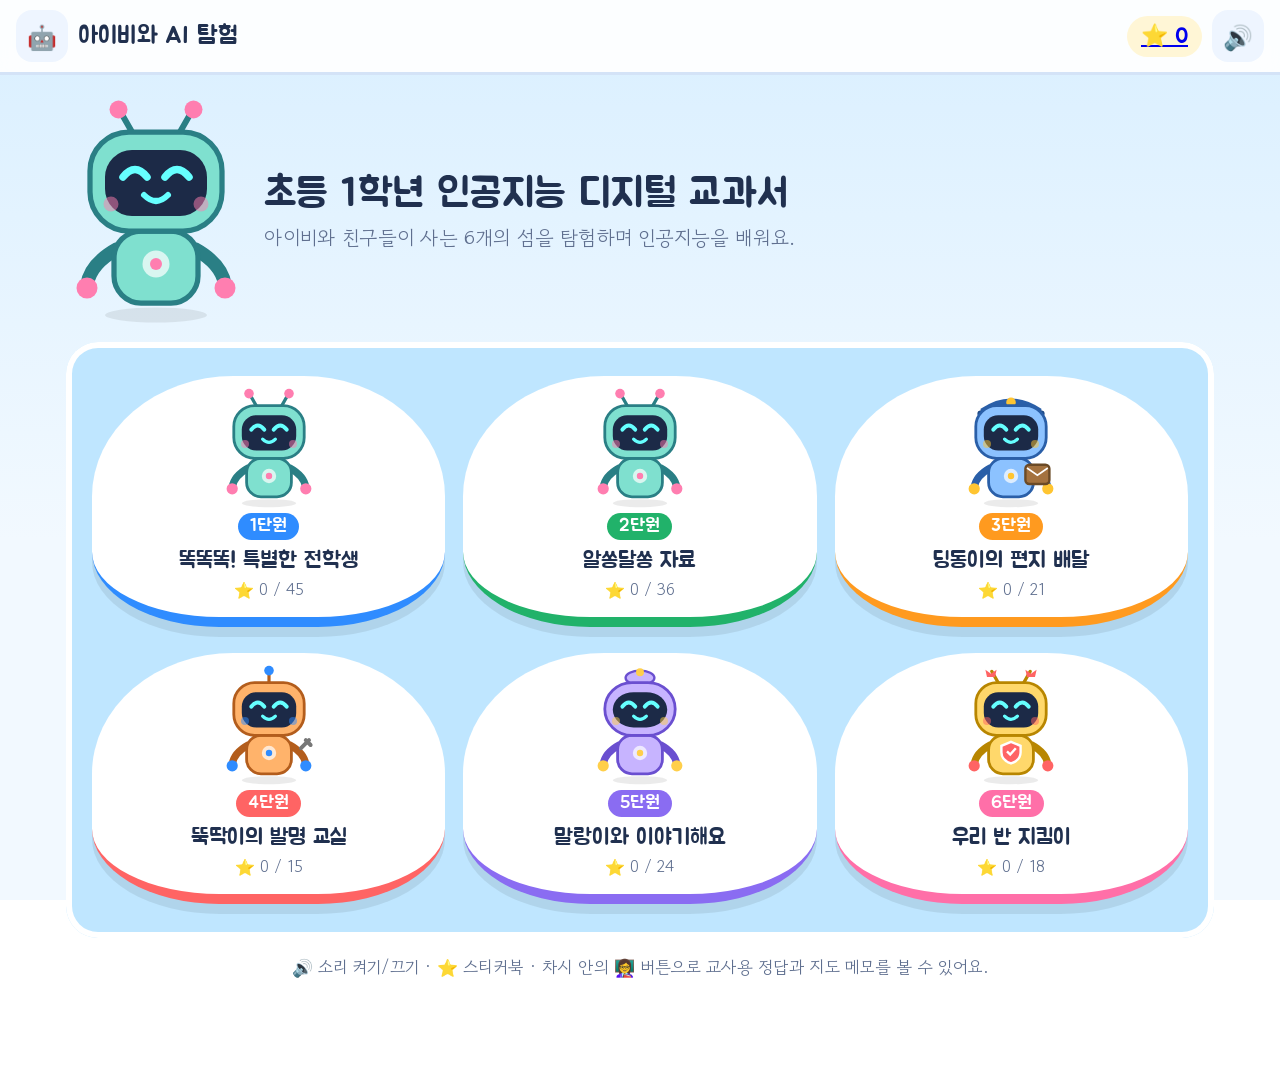
<file: index.html>
<!doctype html>
<html lang="ko">
<head>
<meta charset="utf-8">
<meta name="viewport" content="width=device-width, initial-scale=1, viewport-fit=cover">
<title>아이비와 AI 탐험 · 초1 AI 디지털 교과서</title>
<link rel="preconnect" href="https://fonts.googleapis.com">
<link rel="stylesheet" href="https://fonts.googleapis.com/css2?family=Jua&family=Gowun+Dodum&display=swap">
<link rel="icon" href="data:image/svg+xml,%3Csvg xmlns=%22http://www.w3.org/2000/svg%22 viewBox=%220 0 100 100%22%3E%3Ctext y=%22.9em%22 font-size=%2290%22%3E%F0%9F%A4%96%3C/text%3E%3C/svg%3E">
<link rel="stylesheet" href="css/app.css">
</head>
<body>
<div id="root"></div>
<div id="toast" role="status" aria-live="polite"></div>
<script src="js/engine.js"></script>
<script src="js/games.js"></script>
<script src="js/ai.js"></script>
<script src="js/lessons.js"></script>
<script src="js/app.js"></script>
</body>
</html>
</file>
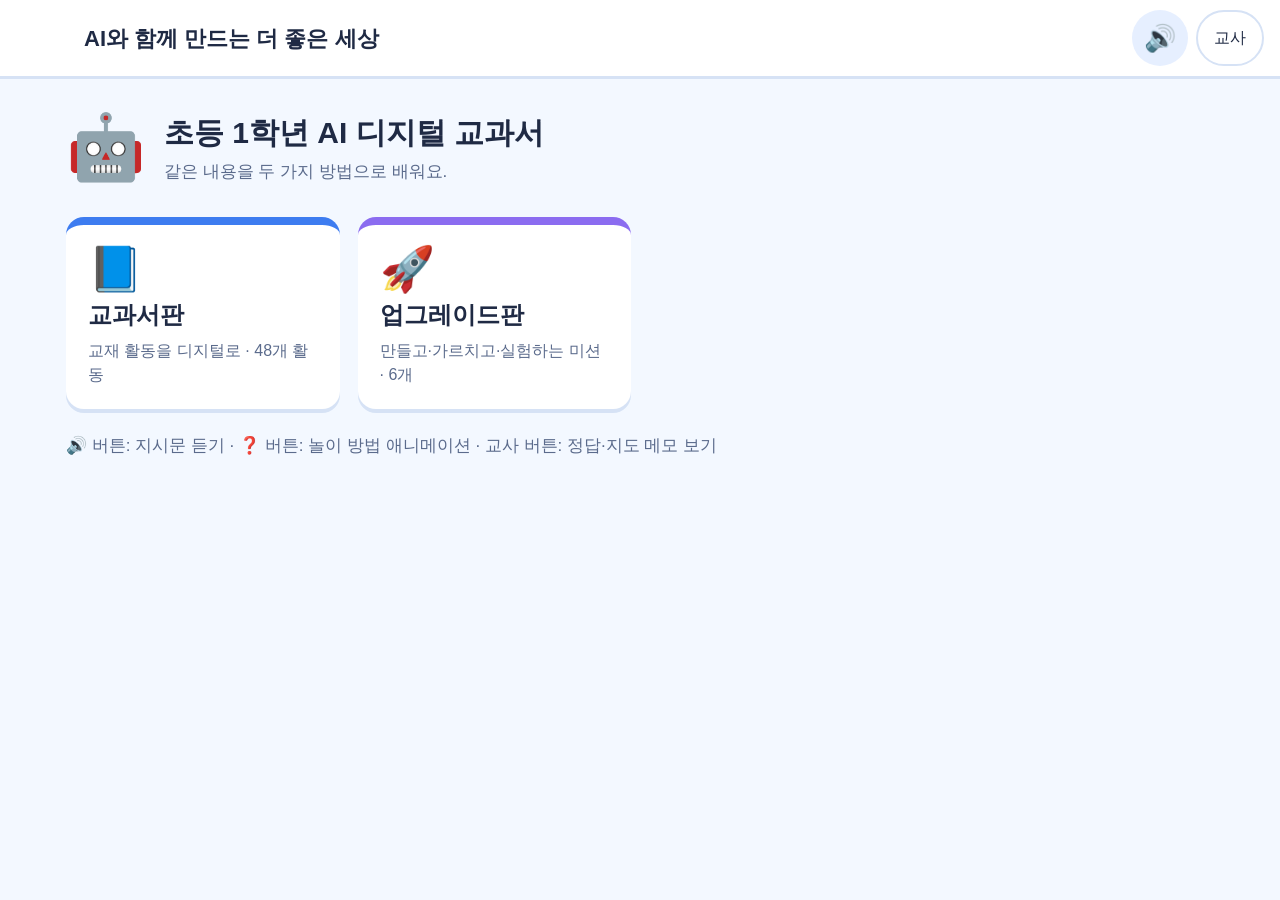
<file: v1/index.html>
<!doctype html>
<html lang="ko">
<head>
<meta charset="utf-8">
<meta name="viewport" content="width=device-width, initial-scale=1, viewport-fit=cover">
<title>AI와 함께 만드는 더 좋은 세상 · 초1 인터랙티브</title>
<link rel="stylesheet" href="css/style.css">
</head>
<body>
<header id="topbar">
  <button id="btnBack" class="icon-btn" aria-label="뒤로">◀</button>
  <h1 id="pageTitle">AI와 함께 만드는 더 좋은 세상</h1>
  <div class="top-right">
    <button id="btnSpeak" class="icon-btn" aria-label="지시문 듣기" title="듣기">🔊</button>
    <button id="btnHowto" class="icon-btn" aria-label="놀이 방법 보기" title="방법 보기" hidden>❓</button>
    <button id="btnTeacher" class="pill" aria-pressed="false" title="교사용: 정답 보기">교사</button>
  </div>
</header>
<main id="app"></main>
<div id="toast" role="status" aria-live="polite"></div>
<div id="fx" aria-hidden="true"></div>
<script src="js/core.js"></script>
<script src="js/components.js"></script>
<script src="js/special.js"></script>
<script src="js/ai.js"></script>
<script src="js/motion.js"></script>
<script src="js/content.js"></script>
<script src="js/upgrade.js"></script>
<script src="js/main.js"></script>
</body>
</html>
</file>
<file: css/app.css>
/* 아이비와 AI 탐험 — 화면 개념: 하늘 배경 위 "교과서 한 장"이 가운데 놓이고, 위에는 차시 진행 바, 아래에는 쪽 넘김 */
:root{
  --sky:#d9efff; --sky2:#f2f9ff; --paper:#ffffff; --ink:#20304f; --sub:#5f6f8f; --line:#d4e3f7;
  --blue:#2f8cff; --blue-d:#1f6fd6; --mint:#25c4a6; --mint-d:#169a82; --sun:#ffc531; --sun-d:#e2a600;
  --coral:#ff6464; --coral-d:#d94848; --grape:#8a6cf2; --pink:#ff7eb0;
  --ok:#21b26a; --ok-soft:#dcf7e9; --bad:#ff5a5a; --bad-soft:#ffe7e7;
  --u1:#2f8cff; --u2:#21b26a; --u3:#ff9a1f; --u4:#ff6464; --u5:#8a6cf2; --u6:#ff6fa8;
  --disp:"Jua","Gowun Dodum","Malgun Gothic",sans-serif; --body:"Gowun Dodum","Malgun Gothic","Apple SD Gothic Neo",sans-serif;
  --r:22px; --tap:60px; color-scheme:light;
}
*{box-sizing:border-box;-webkit-tap-highlight-color:transparent}
html,body{margin:0;min-height:100%}
body{word-break:keep-all;overflow-wrap:anywhere;font-family:var(--body);color:var(--ink);font-size:20px;line-height:1.5;background:linear-gradient(180deg,var(--sky),var(--sky2) 60%);background-attachment:fixed;overscroll-behavior:none;padding-left:max(0px,env(safe-area-inset-left,0px));padding-right:max(0px,env(safe-area-inset-right,0px))}
button,input,textarea{font:inherit;color:inherit}
button{cursor:pointer;border:none;background:none}
img{max-width:100%;display:block;user-select:none;-webkit-user-drag:none}
h1,h2,h3,.disp{font-family:var(--disp);font-weight:400;margin:0;letter-spacing:.01em}
:focus-visible{outline:4px solid var(--sun);outline-offset:3px}

/* ---------- 상단 바 ---------- */
.bar{position:sticky;top:0;z-index:30;display:flex;align-items:center;gap:10px;padding:10px 16px;background:rgba(255,255,255,.92);backdrop-filter:blur(8px);border-bottom:3px solid var(--line)}
.bar .ttl{flex:1;min-width:0;display:flex;align-items:center;gap:10px}
.bar .ttl h1{font-size:24px;white-space:nowrap;overflow:hidden;text-overflow:ellipsis}
.chip-u{font-family:var(--disp);color:#fff;border-radius:999px;padding:2px 14px;font-size:18px;white-space:nowrap}
.ibtn{width:52px;height:52px;border-radius:16px;background:#eef5ff;font-size:24px;display:flex;align-items:center;justify-content:center;flex:none}
.ibtn:active{transform:scale(.92)}
.ibtn.on{background:var(--ink);color:#fff}
.starcount{font-family:var(--disp);font-size:22px;background:#fff6d6;border-radius:999px;padding:4px 14px;white-space:nowrap}

/* ---------- 지도(홈) ---------- */
.wrap{max-width:1180px;margin:0 auto;padding:18px max(16px,env(safe-area-inset-left,0px)) 80px}
.hero{display:grid;grid-template-columns:180px 1fr;gap:18px;align-items:center;margin:6px 0 18px}
.hero h2{font-size:40px;line-height:1.15}
.hero p{margin:6px 0 0;color:var(--sub)}
@media (max-width:700px){.hero{grid-template-columns:100px 1fr}.hero h2{font-size:28px}}
.map{position:relative;background:#bfe6ff;border-radius:32px;overflow:hidden;box-shadow:inset 0 0 0 6px #fff}
.map svg.sea{position:absolute;inset:0;width:100%;height:100%}
.islands{position:relative;display:grid;grid-template-columns:repeat(3,1fr);gap:26px 18px;padding:34px 26px}
@media (max-width:760px){.islands{grid-template-columns:repeat(2,1fr)}}
.island{position:relative;border-radius:40% 40% 36% 36%/48% 48% 30% 30%;background:#fff;padding:18px 14px 16px;text-align:center;box-shadow:0 10px 0 rgba(0,0,0,.08);transition:transform .2s}
.island:hover{transform:translateY(-4px)}
.island .bot{width:96px;margin:-6px auto 0}
.island .no{font-family:var(--disp);font-size:18px;color:#fff;border-radius:999px;padding:0 12px;display:inline-block}
.island .nm{font-family:var(--disp);font-size:22px;margin-top:4px}
.island .st{font-size:16px;color:var(--sub)}
.island .flag{position:absolute;top:10px;right:16px;font-size:26px}

/* ---------- 단원 화면 ---------- */
.unit-head{display:grid;grid-template-columns:150px 1fr;gap:16px;align-items:center;background:#fff;border-radius:var(--r);padding:16px 20px;margin-bottom:18px;box-shadow:0 6px 0 var(--line)}
.unit-head .bubble{background:#f3f8ff;border-radius:18px;padding:12px 16px;position:relative}
.unit-head .bubble::before{content:"";position:absolute;left:-12px;top:24px;border:8px solid transparent;border-right:12px solid #f3f8ff}
.unit-head h2{font-size:30px}
.goals{margin:6px 0 0;padding-left:20px;color:var(--sub);font-size:17px}
.path{display:grid;gap:14px}
.lesson{display:grid;grid-template-columns:76px 1fr auto;gap:16px;align-items:center;background:#fff;border-radius:var(--r);padding:14px 18px;box-shadow:0 6px 0 var(--line);text-align:left;width:100%}
.lesson .n{width:76px;height:76px;border-radius:50%;display:flex;align-items:center;justify-content:center;font-family:var(--disp);font-size:30px;color:#fff}
.lesson .t{font-family:var(--disp);font-size:26px}
.lesson .s{color:var(--sub);font-size:16px}
.lesson .stars{font-size:26px;letter-spacing:2px;white-space:nowrap}
.lesson:active{transform:translateY(4px);box-shadow:0 2px 0 var(--line)}
@media (max-width:600px){.lesson{grid-template-columns:56px 1fr}.lesson .n{width:56px;height:56px;font-size:22px}.lesson .stars{grid-column:2}}

/* ---------- 차시 플레이어 ---------- */
.steps{display:flex;gap:6px;align-items:center;padding:8px 16px;background:#fff;border-bottom:3px solid var(--line);overflow-x:auto;position:sticky;top:75px;z-index:25}
.steps button{flex:none;display:flex;align-items:center;gap:6px;border-radius:999px;padding:6px 12px;font-size:15px;background:#f1f6fd;color:var(--sub);white-space:nowrap}
.steps button.cur{background:var(--ink);color:#fff}
.steps button.done{background:var(--ok-soft);color:var(--ok)}
.steps .ico{font-size:18px}
.page{max-width:1120px;margin:16px auto 0;padding:0 max(16px,env(safe-area-inset-left,0px)) 120px}
.sheet{background:var(--paper);border-radius:28px;box-shadow:0 10px 0 var(--line),0 20px 40px rgba(32,48,79,.08);padding:22px;min-height:520px;position:relative}
.sheet-h{display:flex;align-items:center;gap:12px;margin-bottom:14px;flex-wrap:wrap}
.tag{font-family:var(--disp);border-radius:12px;padding:4px 14px;color:#fff;font-size:18px}
.tag.t-think{background:var(--pink)}.tag.t-learn{background:var(--mint)}.tag.t-play{background:var(--blue)}.tag.t-chal{background:var(--grape)}.tag.t-check,.tag.check{background:var(--sun);color:#4a3600}.tag.t-story{background:#9aa9c4}
.sheet-h h2{font-size:30px}
.ins{font-size:21px;margin:0 0 14px;color:var(--ink)}
.ins small{display:block;color:var(--sub);font-size:16px}
.nav{position:fixed;left:0;right:0;bottom:0;z-index:28;display:flex;justify-content:space-between;align-items:center;gap:12px;padding:12px max(16px,env(safe-area-inset-left,0px)) calc(12px + env(safe-area-inset-bottom,0px));background:linear-gradient(transparent,rgba(242,249,255,.95) 30%)}
.btn{min-height:var(--tap);padding:0 28px;border-radius:999px;font-family:var(--disp);font-size:24px;color:#fff;background:var(--blue);box-shadow:0 6px 0 var(--blue-d);display:inline-flex;align-items:center;justify-content:center;gap:8px;text-decoration:none}
.btn:active{transform:translateY(4px);box-shadow:0 2px 0 var(--blue-d)}
.btn.ok{background:var(--ok);box-shadow:0 6px 0 #178a50}.btn.sun{background:var(--sun);color:#4a3600;box-shadow:0 6px 0 var(--sun-d)}.btn.coral{background:var(--coral);box-shadow:0 6px 0 var(--coral-d)}.btn.grape{background:var(--grape);box-shadow:0 6px 0 #6a4fd0}
.btn.ghost{background:#fff;color:var(--ink);box-shadow:0 6px 0 var(--line);border:3px solid var(--line)}
.btn:disabled{opacity:.4;pointer-events:none}
.row{display:flex;gap:12px;justify-content:center;flex-wrap:wrap;align-items:center}
.mt{margin-top:16px}
.center{text-align:center}
.muted{color:var(--sub);font-size:17px}
.grid2{display:grid;grid-template-columns:1fr 1fr;gap:16px}
@media (max-width:760px){.grid2{grid-template-columns:1fr}}

/* ---------- 이야기 장면 ---------- */
.story{display:grid;grid-template-columns:minmax(160px,300px) 1fr;gap:20px;align-items:end;min-height:460px;background:linear-gradient(#eaf6ff,#fff 70%);border-radius:24px;padding:20px;position:relative;overflow:hidden}
.story .cast{display:flex;align-items:flex-end;justify-content:center;gap:4px}
.story .cast .bot{width:100%;max-width:260px;transition:transform .3s}
.story .cast .bot.dim{opacity:.35;transform:scale(.8)}
.story .side{display:flex;flex-direction:column;gap:12px;align-self:stretch;justify-content:flex-end}
.story .pic{border-radius:18px;overflow:hidden;box-shadow:0 6px 18px rgba(0,0,0,.08);max-height:240px;align-self:center}
.story .pic img{max-height:240px;width:auto}
.say{background:#fff;border:4px solid var(--ink);border-radius:26px;padding:16px 22px;font-size:26px;line-height:1.45;position:relative;min-height:110px;cursor:pointer}
.say .who{position:absolute;top:-18px;left:18px;font-family:var(--disp);font-size:18px;color:#fff;background:var(--ink);border-radius:999px;padding:0 14px}
.say .more{position:absolute;right:16px;bottom:8px;font-size:20px;animation:nudge 1s infinite}
@media (max-width:700px){.story{grid-template-columns:1fr}.story .cast .bot{max-width:160px}.say{font-size:21px}}

/* ---------- 생각해보기 / 개념 ---------- */
.think-q{display:grid;grid-template-columns:120px 1fr;gap:16px;align-items:center;background:#fff0f6;border-radius:24px;padding:18px}
.think-q .q{font-family:var(--disp);font-size:30px;line-height:1.3}
.opts{display:grid;grid-template-columns:repeat(auto-fit,minmax(200px,1fr));gap:12px;margin-top:16px}
.opt{border-radius:20px;background:#fff;border:4px solid var(--line);padding:14px;font-size:21px;text-align:left;display:flex;gap:10px;align-items:center;min-height:76px}
.opt .em{font-size:36px}
.opt.on{border-color:var(--blue);background:#eef5ff}
.reply{margin-top:14px;display:grid;grid-template-columns:80px 1fr;gap:12px;align-items:center}
.reply .say{font-size:21px;min-height:0;border-width:3px}
.concept{background:#e8fbf6;border-radius:24px;padding:22px;display:grid;gap:14px}
.concept .big{font-family:var(--disp);font-size:32px;line-height:1.35}
.concept .big b{color:var(--mint-d);font-weight:400;background:linear-gradient(transparent 60%,#bff3e6 60%)}

/* ---------- 게임 공통 ---------- */
.hud{display:flex;gap:10px;align-items:center;justify-content:space-between;margin-bottom:12px;flex-wrap:wrap}
.hud .pill{font-family:var(--disp);font-size:20px;background:#f1f6fd;border-radius:999px;padding:4px 16px}
.combo{font-family:var(--disp);color:var(--coral);font-size:26px;min-width:120px;text-align:right}
.combo.pop{animation:pop .4s}
.mascot{position:fixed;right:max(14px,env(safe-area-inset-right,0px));bottom:calc(86px + env(safe-area-inset-bottom,0px));z-index:27;display:flex;align-items:flex-end;gap:6px;pointer-events:none}
.mascot .bot{width:96px}
.mascot .mb{background:#fff;border:3px solid var(--ink);border-radius:18px;padding:8px 12px;font-size:17px;max-width:220px;opacity:0;transform:translateY(8px);transition:.25s}
.mascot .mb.show{opacity:1;transform:none}
@media (max-width:700px){.mascot .bot{width:64px}}

.tile{touch-action:none;user-select:none;cursor:grab;border-radius:18px;background:#fff;border:4px solid var(--line);padding:6px;display:flex;flex-direction:column;align-items:center;justify-content:center;gap:4px;font-family:var(--disp);font-size:20px;text-align:center;min-width:88px;min-height:88px;box-shadow:0 5px 0 var(--line);transition:transform .15s,border-color .15s}
.tile img{max-height:110px;width:auto;pointer-events:none}
.tile.txt{padding:10px 16px;min-height:64px}
.tile.sel{border-color:var(--blue);transform:translateY(-6px) rotate(-2deg);box-shadow:0 12px 20px rgba(47,140,255,.3)}
.tile.ok{border-color:var(--ok);box-shadow:none;cursor:default}
.tile.lock{cursor:default}
.dragghost{position:fixed;z-index:999;pointer-events:none;transform:translate(-50%,-50%) rotate(-4deg) scale(1.08);opacity:.95}
.tray{display:flex;flex-wrap:wrap;gap:12px;justify-content:center;padding:16px;border-radius:22px;background:#f1f6fd;min-height:120px}
.zone{border:4px dashed #9cc1f0;border-radius:22px;background:#f7fbff;min-height:120px;padding:10px;display:flex;flex-wrap:wrap;gap:10px;align-content:flex-start;justify-content:center;transition:.15s}
.zone.hover,.zone.target{border-color:var(--blue);background:#e8f2ff}
.zone.ok{border-style:solid;border-color:var(--ok);background:var(--ok-soft)}
.zone-h{font-family:var(--disp);font-size:22px;width:100%;text-align:center;display:flex;align-items:center;justify-content:center;gap:8px}
.zone-h img{height:70px;width:auto}
.shake{animation:shake .45s}
.zones{display:grid;gap:14px;margin-bottom:14px}

/* 순서 */
.seq-slots{display:grid;gap:10px;margin-bottom:14px}
.seq-slot{border:4px dashed #9cc1f0;border-radius:20px;min-height:140px;display:flex;align-items:center;justify-content:center;position:relative;background:#f7fbff;padding:6px}
.seq-slot .num{position:absolute;top:-14px;left:-10px;width:40px;height:40px;border-radius:50%;background:var(--sun);font-family:var(--disp);font-size:24px;display:flex;align-items:center;justify-content:center;z-index:2;box-shadow:0 3px 0 var(--sun-d)}
.seq-slot.ok{border-style:solid;border-color:var(--ok);background:var(--ok-soft)}
.seq-slot.bad{border-style:solid;border-color:var(--bad);background:var(--bad-soft)}
.seq-slot .tile{width:100%;min-width:0}
.seq-arrow{display:flex;align-items:center;justify-content:center;font-size:30px;color:var(--sub)}

/* 선 잇기 */
.match{position:relative;display:grid;gap:14px 70px;align-items:center}
.match svg{position:absolute;inset:0;width:100%;height:100%;pointer-events:none;overflow:visible}
.mi{position:relative;border:4px solid var(--line);border-radius:20px;background:#fff;padding:8px;min-height:100px;display:flex;align-items:center;justify-content:center;font-family:var(--disp);font-size:22px;text-align:center}
.mi img{max-height:150px;width:auto}
.mi .dot{position:absolute;top:50%;width:30px;height:30px;margin-top:-15px;border-radius:50%;background:var(--ink);border:5px solid #fff;box-shadow:0 0 0 3px var(--ink)}
.mi.sel{border-color:var(--blue);box-shadow:0 0 0 5px #cfe3ff}
.mi.ok{border-color:var(--ok)}

/* 고르기 카드 */
.cards{display:grid;gap:12px}
.cardx{position:relative;border:4px solid var(--line);border-radius:20px;background:#fff;padding:8px;display:flex;flex-direction:column;align-items:center;gap:4px;font-family:var(--disp);font-size:19px;text-align:center;transition:transform .15s}
.cardx img{max-height:120px;width:auto}
.cardx.on{border-color:var(--blue);background:#eef5ff;transform:translateY(-4px)}
.cardx.ok{border-color:var(--ok);background:var(--ok-soft)}
.cardx.bad{border-color:var(--bad);background:var(--bad-soft)}
.cardx.miss{border-color:var(--sun);border-style:dashed}
.cardx .chk{position:absolute;top:-12px;right:-12px;width:40px;height:40px;border-radius:50%;background:var(--blue);color:#fff;display:none;align-items:center;justify-content:center;font-size:22px}
.cardx.on .chk{display:flex}

/* 찾기(돋보기/스캐너) */
.scene-wrap{position:relative;border-radius:22px;overflow:hidden;touch-action:none;user-select:none}
.scene-wrap>img{width:100%}
.hit{position:absolute;transform:translate(-50%,-50%);border-radius:50%}
.hit.found{border:5px solid var(--coral);background:rgba(255,100,100,.12);animation:pop .4s}
.hit .lab{position:absolute;left:50%;top:100%;transform:translate(-50%,6px);white-space:nowrap;background:var(--ink);color:#fff;font-size:15px;border-radius:999px;padding:2px 10px}
.hit .stk{position:absolute;right:-16px;top:-16px;font-size:30px;width:48px;height:48px;border-radius:50%;background:#fff;display:flex;align-items:center;justify-content:center;box-shadow:0 2px 8px rgba(0,0,0,.25)}
.viewfinder{position:absolute;width:22%;aspect-ratio:1;transform:translate(-50%,-50%);border:5px solid #fff;border-radius:18px;box-shadow:0 0 0 2000px rgba(10,20,40,.38);pointer-events:none;transition:left .05s,top .05s}
.viewfinder::before,.viewfinder::after{content:"";position:absolute;left:50%;top:50%;background:#fff}
.viewfinder::before{width:20px;height:3px;margin:-1.5px 0 0 -10px}.viewfinder::after{width:3px;height:20px;margin:-10px 0 0 -1.5px}
.viewfinder .ring{position:absolute;inset:-12px;border-radius:24px}
.aibox{position:absolute;transform:translate(-50%,-50%);border:4px solid #3cf0c5;border-radius:10px;pointer-events:none;animation:pop .35s}
.aibox span{position:absolute;left:-4px;top:-30px;background:#3cf0c5;color:#06372c;font-family:var(--disp);font-size:16px;border-radius:8px 8px 8px 0;padding:0 8px;white-space:nowrap}
.found-bar{display:flex;flex-wrap:wrap;gap:8px;justify-content:center;margin-top:12px}
.found-bar span{font-family:var(--disp);font-size:18px;border-radius:999px;padding:4px 14px;background:#f1f6fd;color:#b8c4d8}
.found-bar span.on{background:var(--coral);color:#fff}

/* 분류 러시 */
.rush{position:relative;height:440px;border-radius:24px;background:linear-gradient(#eef7ff,#fff);overflow:hidden}
.rush .item{position:absolute;left:50%;transform:translateX(-50%);width:150px;border-radius:20px;background:#fff;border:4px solid var(--ink);padding:8px;font-family:var(--disp);font-size:20px;text-align:center;box-shadow:0 6px 0 rgba(0,0,0,.1)}
.rush .item img{max-height:90px;margin:0 auto}
.rush .item .em{font-size:52px;line-height:1.1}
.rush .bins{position:absolute;left:0;right:0;bottom:0;display:grid;grid-template-columns:1fr 1fr;gap:12px;padding:12px}
.rush .bin{border-radius:22px;min-height:110px;font-family:var(--disp);font-size:24px;color:#fff;display:flex;flex-direction:column;align-items:center;justify-content:center;box-shadow:0 6px 0 rgba(0,0,0,.15)}
.rush .bin .em{font-size:40px}
.rush .bin:active{transform:translateY(4px)}
.rush .timer{position:absolute;left:12px;right:12px;top:10px;height:10px;border-radius:5px;background:#e5eef9;overflow:hidden}
.rush .timer i{display:block;height:100%;background:var(--sun);width:100%}

/* 카드 뒤집기 */
.memory{display:grid;gap:12px}
.mcard{aspect-ratio:3/4;perspective:800px}
.mcard .in{position:relative;width:100%;height:100%;transition:transform .45s;transform-style:preserve-3d}
.mcard.open .in,.mcard.done .in{transform:rotateY(180deg)}
.mcard .f,.mcard .b{position:absolute;inset:0;border-radius:18px;backface-visibility:hidden;display:flex;flex-direction:column;align-items:center;justify-content:center;gap:4px;font-family:var(--disp);font-size:20px;text-align:center;padding:6px}
.mcard .b{background:repeating-linear-gradient(45deg,#4aa3ff,#4aa3ff 10px,#5fb0ff 10px,#5fb0ff 20px);border:4px solid #fff;box-shadow:0 5px 0 var(--blue-d);color:#fff;font-size:40px}
.mcard .f{transform:rotateY(180deg);background:#fff;border:4px solid var(--line)}
.mcard .f .em{font-size:48px;line-height:1}
.mcard.done .f{border-color:var(--ok);background:var(--ok-soft)}

/* 코딩 */
.code{display:grid;grid-template-columns:minmax(0,1.3fr) minmax(260px,1fr);gap:18px}
@media (max-width:820px){.code{grid-template-columns:1fr}}
.board{position:relative;display:grid;gap:4px;padding:6px;border-radius:18px;background:#cfe2c3}
.board .c{min-width:0;overflow:hidden;aspect-ratio:1;border-radius:8px;background:#e9f5df;display:flex;align-items:center;justify-content:center;font-size:30px;position:relative}
.board .c.rock{background:#b9c5b0}
.board .c.trail{background:#fff4c2}
.board .c img{width:80%}.board .c .bot{width:82%}
.board .pc{position:absolute;transition:left .38s ease,top .38s ease;display:flex;align-items:center;justify-content:center;pointer-events:none;z-index:2}
.board .pc .bot{width:90%}
.blocks{display:flex;flex-wrap:wrap;gap:8px;justify-content:center}
.blk{width:74px;height:74px;border-radius:18px;color:#fff;font-size:38px;display:flex;align-items:center;justify-content:center;box-shadow:0 5px 0 rgba(0,0,0,.2)}
.blk:active{transform:translateY(3px)}
.b-up{background:#2bb45a}.b-down{background:#ff9a1f}.b-left{background:#2f8cff}.b-right{background:#ff5a5a}.b-mail{background:#8a6cf0}
.prog{display:flex;flex-wrap:wrap;gap:6px;min-height:96px;padding:10px;border-radius:18px;background:#f1f6fd;margin:12px 0;align-content:flex-start}
.prog .blk{width:56px;height:56px;font-size:28px}
.prog .blk.run{outline:5px solid var(--sun);transform:scale(1.12)}

/* 샌드위치 가게 */
.shop{display:grid;grid-template-columns:1fr 1.15fr;gap:18px}
@media (max-width:820px){.shop{grid-template-columns:1fr}}
.order{display:grid;grid-template-columns:110px 1fr;gap:12px;align-items:center;background:#fff7dc;border-radius:22px;padding:12px}
.ticket{background:#fff;border-radius:14px;padding:8px 12px;font-size:17px;border:3px dashed #e5c060}
.ticket ol{margin:4px 0 0;padding-left:22px}
.plate{position:relative;height:360px;display:flex;flex-direction:column-reverse;align-items:center;padding-bottom:34px}
.plate::after{content:"";position:absolute;bottom:8px;width:78%;height:34px;border-radius:50%;background:#eef3fa;border:4px solid #d5e0ef;z-index:0}
.layer{width:210px;height:44px;margin-top:-12px;position:relative;z-index:1;animation:drop .35s ease-out}
.layer img{width:100%;height:100%;object-fit:cover;border-radius:40%}
.layer.fall{animation:fall 1s forwards}
.ings{display:grid;grid-template-columns:repeat(3,1fr);gap:10px}
.ing{border-radius:18px;border:4px solid var(--line);background:#fff;padding:6px;font-family:var(--disp);font-size:18px}
.ing img{max-height:70px;margin:0 auto}
.ing:active{transform:scale(.95)}

/* 클리어 화면 */
.clear{position:fixed;inset:0;z-index:60;background:rgba(20,32,60,.55);display:flex;align-items:center;justify-content:center;padding:16px;animation:fade .2s}
.clear .box{background:#fff;border-radius:32px;padding:26px;width:min(520px,100%);text-align:center;position:relative}
.clear .bot{width:150px;margin:-90px auto 0}
.clear h3{font-size:36px;margin-top:4px}
.bigstars{display:flex;justify-content:center;gap:10px;font-size:64px;margin:6px 0}
.bigstars span{filter:grayscale(1) opacity(.25)}
.bigstars span.on{filter:none;animation:starin .5s both}
.bigstars span:nth-child(2){animation-delay:.2s}.bigstars span:nth-child(3){animation-delay:.4s}

/* 놀이 방법 */
.howto{position:fixed;inset:0;z-index:55;background:rgba(20,32,60,.55);display:flex;align-items:center;justify-content:center;padding:16px}
.howto .box{background:#fff;border-radius:30px;width:min(860px,100%);padding:20px;display:grid;gap:12px}
.howto .hh{display:flex;align-items:center;gap:10px;font-family:var(--disp);font-size:26px}
.howto .hh .n{background:var(--sun);border-radius:999px;padding:0 12px;font-size:20px}
.stagebox{position:relative;height:330px;border-radius:22px;background:linear-gradient(#e9f5ff,#fff 75%);overflow:hidden}
.stagebox .cap{position:absolute;left:0;right:0;bottom:0;background:rgba(255,255,255,.95);padding:10px 16px;font-size:22px;text-align:center;font-family:var(--disp)}
.sp{position:absolute;transform:translate(-50%,-50%);display:flex;align-items:center;justify-content:center}
.sp.em{font-size:64px;line-height:1}
.sp.bot{width:120px}
.sp.card{width:86px;height:112px;border-radius:14px;background:#fff;border:4px solid var(--blue);font-family:var(--disp);font-size:18px;text-align:center;padding:4px;box-shadow:0 4px 0 #bcd6f7}
.sp.bub{background:#fff;border:3px solid var(--ink);border-radius:18px;padding:6px 14px;font-family:var(--disp);font-size:20px;white-space:nowrap}
.sp.box{background:#f4f8ff;border:3px dashed #9cc1f0;border-radius:18px;font-family:var(--disp);font-size:22px;padding:10px 16px}
.sp.hand{font-size:54px}
.dots{display:flex;gap:8px;justify-content:center}
.dots i{width:12px;height:12px;border-radius:50%;background:var(--line)}
.dots i.on{background:var(--blue)}

/* 교사 패널 */
.tpanel{position:fixed;top:0;right:0;bottom:0;width:min(420px,92vw);z-index:70;background:#fff;box-shadow:-10px 0 40px rgba(0,0,0,.15);padding:18px;overflow:auto;transform:translateX(105%);transition:.25s}
.tpanel.open{transform:none}
.tpanel h3{font-size:26px}
.tpanel .sec{margin-top:14px;padding:12px 14px;border-radius:16px;background:#f6f9fe;font-size:17px}
.tpanel .sec b{display:block;font-family:var(--disp);font-weight:400;font-size:19px;margin-bottom:4px}
.tpanel ul{margin:4px 0 0;padding-left:20px}

/* 스티커북 */
.stickers{display:grid;grid-template-columns:repeat(auto-fill,minmax(120px,1fr));gap:14px}
.sticker{border-radius:50%;aspect-ratio:1;background:#fff;border:5px dashed var(--line);display:flex;flex-direction:column;align-items:center;justify-content:center;font-size:15px;text-align:center;padding:10px;color:#b8c4d8}
.sticker.on{border-style:solid;color:var(--ink);box-shadow:0 6px 0 rgba(0,0,0,.08)}
.sticker .em{font-size:44px;filter:grayscale(1) opacity(.3)}
.sticker.on .em{filter:none}

/* 기타 */
.chat{display:flex;flex-direction:column;gap:10px;height:360px;overflow:auto;padding:14px;border-radius:20px;background:#f4f8ff}
.msg{max-width:78%;padding:10px 16px;border-radius:20px;font-size:21px;animation:pop .25s}
.msg.me{align-self:flex-end;background:var(--blue);color:#fff;border-bottom-right-radius:6px}
.msg.bot{align-self:flex-start;background:#fff;border:3px solid var(--line);border-bottom-left-radius:6px}
.msg.warn{align-self:center;background:var(--bad-soft);color:var(--coral-d);font-size:18px}
.qchips{display:flex;flex-wrap:wrap;gap:8px;justify-content:center;margin-top:10px}
.qchip{border-radius:999px;border:3px solid var(--line);background:#fff;padding:8px 16px;font-size:18px}
.mic{width:100px;height:100px;border-radius:50%;background:var(--coral);color:#fff;font-size:46px;box-shadow:0 6px 0 var(--coral-d)}
.mic.on{animation:pulse 1s infinite}
.heard{font-family:var(--disp);font-size:34px;min-height:52px;text-align:center}
.promise{display:flex;align-items:center;gap:12px;border-radius:18px;border:4px solid var(--line);background:#fff;padding:12px 16px;font-size:21px;width:100%;text-align:left}
.promise .ck{width:38px;height:38px;border-radius:10px;border:4px solid var(--line);display:flex;align-items:center;justify-content:center;flex:none}
.promise.on{border-color:var(--ok);background:var(--ok-soft)}.promise.on .ck{background:var(--ok);border-color:var(--ok);color:#fff}
.selfcheck{display:grid;gap:12px}
.sc-row{display:grid;grid-template-columns:1fr auto;gap:12px;align-items:center;background:#fffaf0;border-radius:18px;padding:12px 16px;font-size:21px}
.sc-row .faces{display:flex;gap:6px}
.sc-row .faces button{font-size:38px;width:62px;height:62px;border-radius:50%;background:#fff;border:4px solid transparent}
.sc-row .faces button.on{border-color:var(--sun);background:#fff6d6}
.blank{display:inline-flex;min-width:120px;min-height:58px;vertical-align:middle;margin:0 6px;border-bottom:5px solid var(--blue);border-radius:12px 12px 0 0;background:#eef5ff;align-items:center;justify-content:center;padding:0 6px}
.blank.ok{border-color:var(--ok);background:var(--ok-soft)}
.sentence{font-size:28px;line-height:2.5;text-align:center}
.bar-chart{display:flex;gap:10px;align-items:flex-end;justify-content:center;height:140px;border-bottom:3px solid var(--line);margin:12px 0}
#toast{position:fixed;left:50%;bottom:calc(96px + env(safe-area-inset-bottom,0px));transform:translate(-50%,30px);opacity:0;background:var(--ink);color:#fff;font-family:var(--disp);font-size:22px;padding:12px 24px;border-radius:999px;z-index:90;transition:.25s;pointer-events:none;max-width:90vw;text-align:center}
#toast.show{opacity:1;transform:translate(-50%,0)}
.spark{position:fixed;pointer-events:none;z-index:95;font-size:28px;animation:spark 1s ease-out forwards}

/* 캐릭터 애니메이션 */
.bot svg{width:100%;height:auto;display:block;overflow:visible}
.bot .eyes{transform-box:fill-box;transform-origin:center;animation:blink 4s infinite}
.bot.bob svg{animation:bob 2.4s ease-in-out infinite}
.bot.jump svg{animation:jump .6s ease-out}
.bot.no svg{animation:shake .5s}
.bot .arm-l{transform-box:fill-box;transform-origin:top right}
.bot .arm-r{transform-box:fill-box;transform-origin:top left}
.bot.wave .arm-r{animation:wave .6s ease-in-out 3}
.bot.d-up .arm-l{transform:rotate(130deg)}.bot.d-up .arm-r{transform:rotate(-130deg)}
.bot.d-clap .arm-l,.bot.d-clap .arm-r{animation:clap .3s 4}
.bot.d-jump svg{animation:jump .5s 2}
.bot.d-spin svg{animation:spin .9s}
.bot .arm-l,.bot .arm-r{transition:transform .3s}

@keyframes blink{0%,92%,100%{transform:scaleY(1)}95%{transform:scaleY(.1)}}
@keyframes bob{50%{transform:translateY(-6px)}}
@keyframes jump{30%{transform:translateY(-26px)}60%{transform:translateY(0)}75%{transform:translateY(-8px)}}
@keyframes wave{50%{transform:rotate(-40deg)}}
@keyframes clap{50%{transform:rotate(60deg)}}
@keyframes spin{to{transform:rotate(360deg)}}
@keyframes shake{0%,100%{transform:translateX(0)}20%{transform:translateX(-10px)}40%{transform:translateX(10px)}60%{transform:translateX(-6px)}80%{transform:translateX(6px)}}
@keyframes pop{0%{transform:scale(.5);opacity:0}70%{transform:scale(1.1)}100%{transform:scale(1);opacity:1}}
@keyframes drop{from{transform:translateY(-140px);opacity:0}to{transform:none;opacity:1}}
@keyframes fall{to{transform:translate(180px,140px) rotate(50deg);opacity:0}}
@keyframes nudge{50%{transform:translateY(4px)}}
@keyframes fade{from{opacity:0}}
@keyframes starin{0%{transform:scale(0) rotate(-90deg)}70%{transform:scale(1.3)}100%{transform:scale(1)}}
@keyframes pulse{50%{box-shadow:0 0 0 20px rgba(255,100,100,.2)}}
@keyframes spark{to{transform:translate(var(--dx),var(--dy)) rotate(var(--r));opacity:0}}
@media (max-width:600px){.unit-head{grid-template-columns:84px 1fr;padding:12px}.unit-head h2{font-size:20px}.unit-head .bot{width:84px!important}.lesson .t{font-size:21px}.starcount{display:none}.ibtn{width:44px;height:44px;font-size:20px;border-radius:12px}.bar{gap:6px;padding:8px 10px}.bar .ttl h1{font-size:19px}.chip-u{font-size:15px;padding:2px 10px}.mascot{display:none}.sheet{padding:14px;border-radius:22px}.sheet-h h2{font-size:24px}.btn{font-size:20px;padding:0 18px}.steps{top:61px}}
@media (prefers-reduced-motion:reduce){*{animation-duration:.01s!important;animation-iteration-count:1!important;transition-duration:.01s!important}}
</file>
<file: v1/css/style.css>
:root{
  --bg:#f3f8ff; --card:#fff; --ink:#1f2a44; --sub:#5b6b8c; --line:#d6e2f5;
  --blue:#3d7cf0; --blue-soft:#e6efff; --green:#2fb36d; --green-soft:#e2f7ea;
  --red:#e8534a; --red-soft:#ffe8e6; --yellow:#ffc93c; --pink:#ff8fb1; --purple:#8b6cf0;
  --radius:18px; --tap:56px;
}
*{box-sizing:border-box;-webkit-tap-highlight-color:transparent}
html,body{margin:0;height:100%}
body{background:var(--bg);color:var(--ink);font-family:"Pretendard","Apple SD Gothic Neo","Malgun Gothic","Noto Sans KR",sans-serif;font-size:20px;line-height:1.5;overscroll-behavior:none}
button{font:inherit;color:inherit;cursor:pointer}
img{max-width:100%;display:block;-webkit-user-drag:none;user-select:none}

/* top bar */
#topbar{position:sticky;top:0;z-index:20;display:flex;align-items:center;gap:12px;padding:10px 16px;background:#fff;border-bottom:3px solid var(--line)}
#topbar h1{flex:1;margin:0;font-size:22px;white-space:nowrap;overflow:hidden;text-overflow:ellipsis}
.top-right{display:flex;gap:8px}
.icon-btn{width:var(--tap);height:var(--tap);border-radius:50%;border:none;background:var(--blue-soft);font-size:26px}
.icon-btn:active{transform:scale(.92)}
.pill{min-height:44px;padding:0 16px;border-radius:999px;border:2px solid var(--line);background:#fff;font-size:16px}
.pill[aria-pressed="true"]{background:var(--ink);color:#fff;border-color:var(--ink)}
#app{max-width:1180px;margin:0 auto;padding:20px 16px 80px}

/* home */
.unit-grid{display:grid;grid-template-columns:repeat(auto-fill,minmax(250px,1fr));gap:18px}
.unit-card{border:none;border-radius:var(--radius);padding:22px;text-align:left;background:#fff;box-shadow:0 4px 0 var(--line);min-height:150px;display:flex;flex-direction:column;gap:6px}
.unit-card .num{font-size:44px;font-weight:800;line-height:1}
.unit-card .name{font-size:24px;font-weight:700}
.unit-card .cnt{color:var(--sub);font-size:16px}
.unit-card:active{transform:translateY(3px);box-shadow:0 1px 0 var(--line)}
.hero{display:flex;align-items:center;gap:18px;margin-bottom:22px}
.hero h2{margin:0;font-size:30px}
.hero p{margin:4px 0 0;color:var(--sub);font-size:17px}
.legend{display:flex;flex-wrap:wrap;gap:8px;margin:0 0 18px}

.act-list{display:grid;grid-template-columns:repeat(auto-fill,minmax(300px,1fr));gap:14px}
.act-card{border:none;background:#fff;border-radius:16px;padding:16px 18px;text-align:left;box-shadow:0 3px 0 var(--line);display:flex;flex-direction:column;gap:6px}
.act-card .t{font-weight:700;font-size:21px}
.act-card .meta{display:flex;flex-wrap:wrap;gap:6px;align-items:center;font-size:14px;color:var(--sub)}
.badge{display:inline-block;padding:2px 10px;border-radius:999px;font-size:13px;font-weight:700;background:var(--blue-soft);color:var(--blue)}
.badge.ai{background:#f1eaff;color:var(--purple)}
.badge.game{background:#fff3d6;color:#b07800}
.badge.motion{background:#e3f8f6;color:#13877b}
.badge.extra{background:var(--red-soft);color:var(--red)}
.done-mark{margin-left:auto;color:var(--green);font-weight:800}

/* activity frame */
.act-head{display:flex;align-items:flex-start;gap:12px;margin-bottom:14px}
.act-head .lesson{background:var(--blue);color:#fff;border-radius:999px;padding:2px 14px;font-weight:800;font-size:18px;white-space:nowrap}
.act-head .ins{font-size:22px;font-weight:600}
.act-head .ins small{display:block;font-size:16px;color:var(--sub);font-weight:400}
.stage{background:#fff;border-radius:var(--radius);padding:18px;box-shadow:0 4px 0 var(--line);position:relative}
.toolbar{display:flex;justify-content:center;gap:12px;margin-top:18px;flex-wrap:wrap}
.btn{min-height:var(--tap);padding:0 28px;border-radius:999px;border:none;font-size:22px;font-weight:700;background:var(--blue);color:#fff;box-shadow:0 4px 0 #2a5bb8}
.btn.secondary{background:#fff;color:var(--ink);box-shadow:0 4px 0 var(--line);border:2px solid var(--line)}
.btn.green{background:var(--green);box-shadow:0 4px 0 #1f8a51}
.btn.yellow{background:var(--yellow);color:#4a3600;box-shadow:0 4px 0 #c99a14}
.btn:active{transform:translateY(3px);box-shadow:none}
.btn:disabled{opacity:.45}
.teacher-note{display:none;margin-top:14px;padding:12px 16px;border-radius:12px;background:#fff7e0;border:2px dashed #e8b923;font-size:16px}
body.teacher .teacher-note{display:block}
.note-open{margin-top:12px;font-size:16px;color:var(--sub);text-align:center}

/* tiles & slots */
.tray{display:flex;flex-wrap:wrap;gap:12px;justify-content:center;padding:14px;border-radius:16px;background:var(--blue-soft);min-height:110px;margin-top:16px}
.tile{touch-action:none;border:3px solid transparent;border-radius:14px;background:#fff;padding:6px;box-shadow:0 3px 0 var(--line);display:flex;flex-direction:column;align-items:center;justify-content:center;gap:4px;min-width:72px;min-height:72px;user-select:none;cursor:grab;font-weight:700;font-size:20px;text-align:center}
.tile img{max-height:96px;width:auto;pointer-events:none}
.tile.text{padding:10px 16px}
.tile.sel{border-color:var(--blue);transform:translateY(-4px) scale(1.04);box-shadow:0 8px 16px rgba(61,124,240,.3)}
.tile.ok{border-color:var(--green)}
.tile.bad{border-color:var(--red);animation:shake .4s}
.tile.placed{box-shadow:none}
.ghost{position:fixed;pointer-events:none;z-index:999;opacity:.9;transform:translate(-50%,-50%) scale(1.08)}
.slot{border:3px dashed #9db8e8;border-radius:16px;min-height:96px;padding:8px;display:flex;flex-wrap:wrap;gap:8px;align-items:center;justify-content:center;background:#f9fbff;transition:background .15s}
.slot.hover,.slot.target{background:#e3edff;border-color:var(--blue)}
.slot.ok{border-style:solid;border-color:var(--green);background:var(--green-soft)}
.slot.bad{border-style:solid;border-color:var(--red);background:var(--red-soft);animation:shake .4s}
.slot-label{width:100%;text-align:center;font-weight:800;color:var(--sub);font-size:17px}
.slot-wrap{display:flex;flex-direction:column;align-items:center;gap:8px}
.slot-wrap > img{max-height:150px;width:auto}

.sort-grid{display:grid;gap:16px}
.row-sort{display:grid;grid-template-columns:150px 1fr;gap:12px;align-items:center}
.row-sort .head{display:flex;flex-direction:column;align-items:center;font-weight:800}
.row-sort .head img{max-height:120px;width:auto}
.row-sort .cells{display:grid;grid-template-columns:repeat(3,1fr);gap:10px}

/* fill */
.sentence{font-size:26px;line-height:2.4;text-align:center}
.blank{display:inline-flex;min-width:110px;min-height:54px;vertical-align:middle;margin:0 6px;border-bottom:4px solid var(--blue);border-radius:10px 10px 0 0;background:#f4f8ff;justify-content:center;align-items:center;padding:0 8px}
.blank.ok{background:var(--green-soft);border-color:var(--green)}
.blank.bad{background:var(--red-soft);border-color:var(--red);animation:shake .4s}

/* connect */
.connect{position:relative;display:grid;gap:10px 40px;align-items:center}
.connect svg{position:absolute;inset:0;width:100%;height:100%;pointer-events:none;overflow:visible}
.cn-item{position:relative;border:3px solid var(--line);border-radius:16px;background:#fff;padding:6px;display:flex;align-items:center;justify-content:center;min-height:90px;font-weight:700;font-size:22px}
.cn-item img{max-height:150px;width:auto}
.cn-item .dot{position:absolute;width:26px;height:26px;border-radius:50%;background:var(--ink);border:4px solid #fff;box-shadow:0 0 0 2px var(--ink)}
.cn-item.sel{border-color:var(--blue);box-shadow:0 0 0 4px #bcd2ff}
.cn-item.ok{border-color:var(--green)}

/* order */
.order-grid{display:grid;gap:14px}
.ord{position:relative;border:3px solid var(--line);border-radius:16px;overflow:hidden;background:#fff;padding:0}
.ord img{width:100%;height:auto}
.ord .no{position:absolute;top:8px;left:8px;width:52px;height:52px;border-radius:50%;background:#fff;border:3px solid var(--blue);display:flex;align-items:center;justify-content:center;font-size:28px;font-weight:800;color:var(--blue)}
.ord .no:empty{border-style:dashed;border-color:#9db8e8}
.ord.ok{border-color:var(--green)} .ord.bad{border-color:var(--red);animation:shake .4s}
.ord .cap{padding:6px;text-align:center;font-weight:700;font-size:18px}

/* pick */
.pick-grid{display:grid;grid-template-columns:repeat(auto-fit,minmax(120px,1fr));gap:12px}
.pk{border:4px solid var(--line);border-radius:16px;background:#fff;padding:6px;position:relative}
.pk.on{border-color:var(--blue);background:var(--blue-soft)}
.pk.ok{border-color:var(--green)} .pk.miss{border-color:var(--yellow);border-style:dashed} .pk.bad{border-color:var(--red)}
.pk .mark{position:absolute;top:-10px;right:-10px;width:40px;height:40px;border-radius:50%;background:var(--blue);color:#fff;font-weight:800;display:none;align-items:center;justify-content:center}
.pk.on .mark{display:flex}
.pk .cap{font-weight:700;font-size:17px;text-align:center}

/* hotspot */
.hs-wrap{position:relative;display:inline-block;width:100%}
.hs-wrap img{width:100%}
.hs{position:absolute;border-radius:50%;border:none;background:transparent}
.hs.found{border:5px solid var(--red);background:rgba(232,83,74,.12);animation:pop .35s}
.hs .stk{position:absolute;right:-18px;top:-18px;font-size:34px;background:#fff;border-radius:50%;width:54px;height:54px;display:flex;align-items:center;justify-content:center;box-shadow:0 2px 6px rgba(0,0,0,.2)}
body.teacher .hs:not(.found){outline:3px dashed var(--yellow)}
.miss-dot{position:absolute;width:36px;height:36px;margin:-18px 0 0 -18px;border-radius:50%;border:4px solid #8aa0c8;animation:fade 0.8s forwards;pointer-events:none}
.found-list{display:flex;flex-wrap:wrap;gap:8px;justify-content:center;margin-top:12px}
.found-list span{padding:6px 14px;border-radius:999px;background:var(--red-soft);color:var(--red);font-weight:700;font-size:17px}

/* route / map */
.map-wrap{position:relative;max-width:760px;margin:0 auto}
.map-wrap img{width:100%;border-radius:14px}
.map-wrap svg{position:absolute;inset:0;width:100%;height:100%;pointer-events:none}
.house-btn{position:absolute;width:15%;aspect-ratio:1;transform:translate(-50%,-50%);border-radius:50%;border:none;background:transparent}
.house-btn .n{position:absolute;bottom:-14px;left:50%;transform:translateX(-50%);width:40px;height:40px;border-radius:50%;background:#fff;border:3px solid var(--red);color:var(--red);font-weight:800;display:flex;align-items:center;justify-content:center}
.house-btn .n:empty{display:none}
.runner{position:absolute;width:12%;transform:translate(-50%,-70%);transition:left .7s ease,top .7s ease;pointer-events:none}
.speech{background:#fff;border:3px solid var(--line);border-radius:18px;padding:12px 18px;font-size:19px;margin-bottom:14px;position:relative}
.speech b{color:var(--red)}

/* code grid */
.code-layout{display:grid;grid-template-columns:minmax(0,1.4fr) minmax(260px,1fr);gap:18px}
@media (max-width:820px){.code-layout{grid-template-columns:1fr}}
.cgrid{display:grid;gap:4px;background:var(--line);padding:4px;border-radius:12px;position:relative;aspect-ratio:var(--ar)}
.cell{background:#fff;border-radius:6px;position:relative;display:flex;align-items:center;justify-content:center}
.cell.wall{background:#9aa9c2}
.cell.wall::after{content:"🪨";font-size:28px}
.cell.goal img,.cell.start img{width:80%}
.cell.trail{background:#fff4c7}
.bot{position:absolute;transition:left .45s ease,top .45s ease;pointer-events:none;display:flex;align-items:center;justify-content:center}
.bot img{width:85%}
.bot.bump{animation:shake .4s}
.palette{display:flex;gap:10px;justify-content:center;flex-wrap:wrap}
.arrow-btn{width:76px;height:76px;border-radius:16px;border:none;font-size:42px;color:#fff;font-weight:800}
.a-up{background:#3fae49}.a-down{background:#f39a1e}.a-left{background:#3d7cf0}.a-right{background:#e8534a}
.program{display:flex;flex-wrap:wrap;gap:6px;min-height:90px;padding:10px;border-radius:14px;background:var(--blue-soft);align-content:flex-start;margin:12px 0}
.program .arrow-btn{width:52px;height:52px;font-size:28px}
.program .arrow-btn.run{outline:4px solid var(--yellow);transform:scale(1.1)}
.level-tabs{display:flex;gap:8px;justify-content:center;margin-bottom:12px}

/* sandwich */
.sw-layout{display:grid;grid-template-columns:1fr 1.1fr;gap:18px;align-items:end}
@media (max-width:820px){.sw-layout{grid-template-columns:1fr}}
.plate{position:relative;min-height:420px;display:flex;flex-direction:column-reverse;align-items:center;padding-bottom:30px}
.plate::after{content:"";position:absolute;bottom:6px;width:80%;height:30px;border-radius:50%;background:#e8eef8;border:3px solid #cdd8ea;z-index:0}
.layer{width:200px;height:46px;margin-top:-14px;position:relative;z-index:1;animation:drop .35s ease-out}
.layer img{width:100%;height:100%;object-fit:cover;border-radius:40%}
.layer.slide{animation:slideoff 1s forwards}
.ing-tray{display:grid;grid-template-columns:repeat(3,1fr);gap:10px}
.ing{border:3px solid var(--line);border-radius:14px;background:#fff;padding:6px;font-size:16px;font-weight:700}
.ing img{max-height:80px;margin:0 auto}
.sw-result{min-height:60px;font-size:20px;text-align:center}
input.name-in{font:inherit;font-size:22px;padding:8px 14px;border-radius:12px;border:3px solid var(--line);width:100%;max-width:320px}

/* cards game */
.card{width:150px;min-height:200px;border-radius:18px;background:#fff;border:4px solid var(--pink);display:flex;flex-direction:column;align-items:center;justify-content:center;gap:6px;padding:10px;font-weight:800;font-size:20px;text-align:center;box-shadow:0 4px 0 #f1c7d6;position:relative}
.card .k{font-size:13px;background:var(--pink);color:#fff;border-radius:999px;padding:2px 10px}
.card.ai{border-color:var(--purple);box-shadow:0 4px 0 #cfc0f7}.card.ai .k{background:var(--purple)}
.card .em{font-size:56px;line-height:1}
.card img{max-height:110px;width:auto}
.card.sel{transform:translateY(-12px);border-color:var(--red)}
.card.back{background:repeating-linear-gradient(45deg,#ffd6e5,#ffd6e5 12px,#ffe9f1 12px,#ffe9f1 24px);color:transparent}
.hand{display:flex;gap:14px;justify-content:center;flex-wrap:wrap;margin:14px 0}
.flip{perspective:900px}
.flip .inner{transition:transform .6s;transform-style:preserve-3d;position:relative}
.flip.open .inner{transform:rotateY(180deg)}
.flip .face{backface-visibility:hidden}
.flip .face.front{position:absolute;inset:0;transform:rotateY(180deg)}
.big-card{width:min(380px,90%);min-height:260px;font-size:40px;margin:0 auto}

/* dice */
.dice-scene{display:flex;justify-content:center;gap:40px;align-items:center;flex-wrap:wrap}
.dice{width:150px;height:150px;border-radius:24px;background:#fff;border:5px solid var(--ink);display:flex;align-items:center;justify-content:center;font-size:30px;font-weight:800;text-align:center;line-height:1.2}
.dice.roll{animation:roll .9s ease-out}

/* train */
.train-stage{display:flex;flex-direction:column;align-items:center;gap:16px}
.track{display:flex;gap:6px;font-size:54px;min-height:70px}
.track.go{animation:chug .5s infinite}

/* chat */
.chat{display:flex;flex-direction:column;gap:10px;height:420px;overflow:auto;padding:12px;border-radius:14px;background:#f6f9ff}
.msg{max-width:78%;padding:10px 16px;border-radius:18px;font-size:20px}
.msg.me{align-self:flex-end;background:var(--blue);color:#fff;border-bottom-right-radius:4px}
.msg.bot{align-self:flex-start;background:#fff;border:2px solid var(--line);border-bottom-left-radius:4px}
.msg.warn{align-self:center;background:var(--red-soft);color:var(--red);font-size:17px}
.chips{display:flex;flex-wrap:wrap;gap:8px;justify-content:center;margin-top:10px}
.chip{border:2px solid var(--line);border-radius:999px;background:#fff;padding:8px 16px;font-size:18px}
.mic-btn{width:96px;height:96px;border-radius:50%;border:none;background:var(--red);color:#fff;font-size:44px;box-shadow:0 5px 0 #b33a33}
.mic-btn.on{animation:pulse 1s infinite}
.heard{font-size:30px;font-weight:800;min-height:46px;text-align:center}
.promise{display:flex;align-items:center;gap:12px;padding:12px 16px;border-radius:14px;border:3px solid var(--line);background:#fff;font-size:20px;width:100%;text-align:left}
.promise.on{border-color:var(--green);background:var(--green-soft)}
.promise .ck{width:34px;height:34px;border-radius:8px;border:3px solid var(--line);display:flex;align-items:center;justify-content:center;font-weight:800}
.promise.on .ck{background:var(--green);border-color:var(--green);color:#fff}

/* pose */
.pose-wrap{display:grid;grid-template-columns:1fr 1fr;gap:14px}
@media (max-width:820px){.pose-wrap{grid-template-columns:1fr}}
.pose-wrap video,.pose-wrap canvas{width:100%;border-radius:14px;background:#111;transform:scaleX(-1)}
.pose-wrap canvas.bot-canvas{background:#eef4ff;transform:none}

/* motion / howto */
.howto{position:fixed;inset:0;z-index:50;background:rgba(20,32,60,.55);display:flex;align-items:center;justify-content:center;padding:16px}
.howto-box{background:#fff;border-radius:24px;width:min(880px,100%);padding:20px;display:flex;flex-direction:column;gap:12px}
.howto-title{font-size:24px;font-weight:800;display:flex;align-items:center;gap:10px}
.howto-title .step{background:var(--yellow);border-radius:999px;padding:0 12px;font-size:18px}
.scene{position:relative;height:340px;border-radius:18px;background:linear-gradient(#eaf3ff,#fff 70%);overflow:hidden}
.scene .cap{position:absolute;left:0;right:0;bottom:0;padding:12px 18px;background:rgba(255,255,255,.92);font-size:21px;font-weight:700;text-align:center}
.dots{display:flex;gap:8px;justify-content:center}
.dots i{width:12px;height:12px;border-radius:50%;background:var(--line)}
.dots i.on{background:var(--blue)}
.sp{position:absolute;display:flex;align-items:center;justify-content:center}
.sp.em{font-size:64px;line-height:1}
.sp.cardlet{width:84px;height:112px;border-radius:12px;background:#fff;border:3px solid var(--pink);font-size:15px;font-weight:800;text-align:center;padding:4px;box-shadow:0 3px 0 #f1c7d6}
.sp.cardlet.ai{border-color:var(--purple)}
.sp.bubble{background:#fff;border:3px solid var(--line);border-radius:16px;padding:6px 12px;font-size:18px;font-weight:700;white-space:nowrap}
.sp.hand::before{content:"👆";font-size:52px}
.motion-stage{height:420px}

/* animations */
@keyframes shake{0%,100%{transform:translateX(0)}25%{transform:translateX(-8px)}75%{transform:translateX(8px)}}
@keyframes pop{0%{transform:scale(.4);opacity:0}70%{transform:scale(1.12)}100%{transform:scale(1);opacity:1}}
@keyframes fade{to{opacity:0;transform:scale(1.6)}}
@keyframes drop{from{transform:translateY(-120px);opacity:0}to{transform:none;opacity:1}}
@keyframes slideoff{to{transform:translate(160px,120px) rotate(40deg);opacity:0}}
@keyframes roll{0%{transform:rotate(0) scale(1)}50%{transform:rotate(540deg) scale(.8)}100%{transform:rotate(720deg) scale(1)}}
@keyframes chug{50%{transform:translateY(-4px)}}
@keyframes pulse{50%{box-shadow:0 0 0 18px rgba(232,83,74,.2)}}
@keyframes floatUp{0%{transform:translate(0,0) rotate(0);opacity:1}100%{transform:translate(var(--dx),-260px) rotate(var(--rot));opacity:0}}
@keyframes bob{50%{transform:translateY(-8px)}}
.confetti{position:fixed;font-size:30px;pointer-events:none;z-index:200;animation:floatUp 1.4s ease-out forwards}
#toast{position:fixed;left:50%;bottom:28px;transform:translateX(-50%) translateY(40px);opacity:0;background:var(--ink);color:#fff;padding:14px 26px;border-radius:999px;font-size:22px;font-weight:700;transition:.25s;z-index:300;pointer-events:none}
#toast.show{opacity:1;transform:translateX(-50%) translateY(0)}
.bob{animation:bob 1.6s ease-in-out infinite}
.center{text-align:center}
.muted{color:var(--sub);font-size:17px}
.two-col{display:grid;grid-template-columns:1fr 1fr;gap:16px}
@media (max-width:720px){.two-col{grid-template-columns:1fr}}
@media (prefers-reduced-motion:reduce){*{animation-duration:.01s!important;transition-duration:.01s!important}}
</file>
